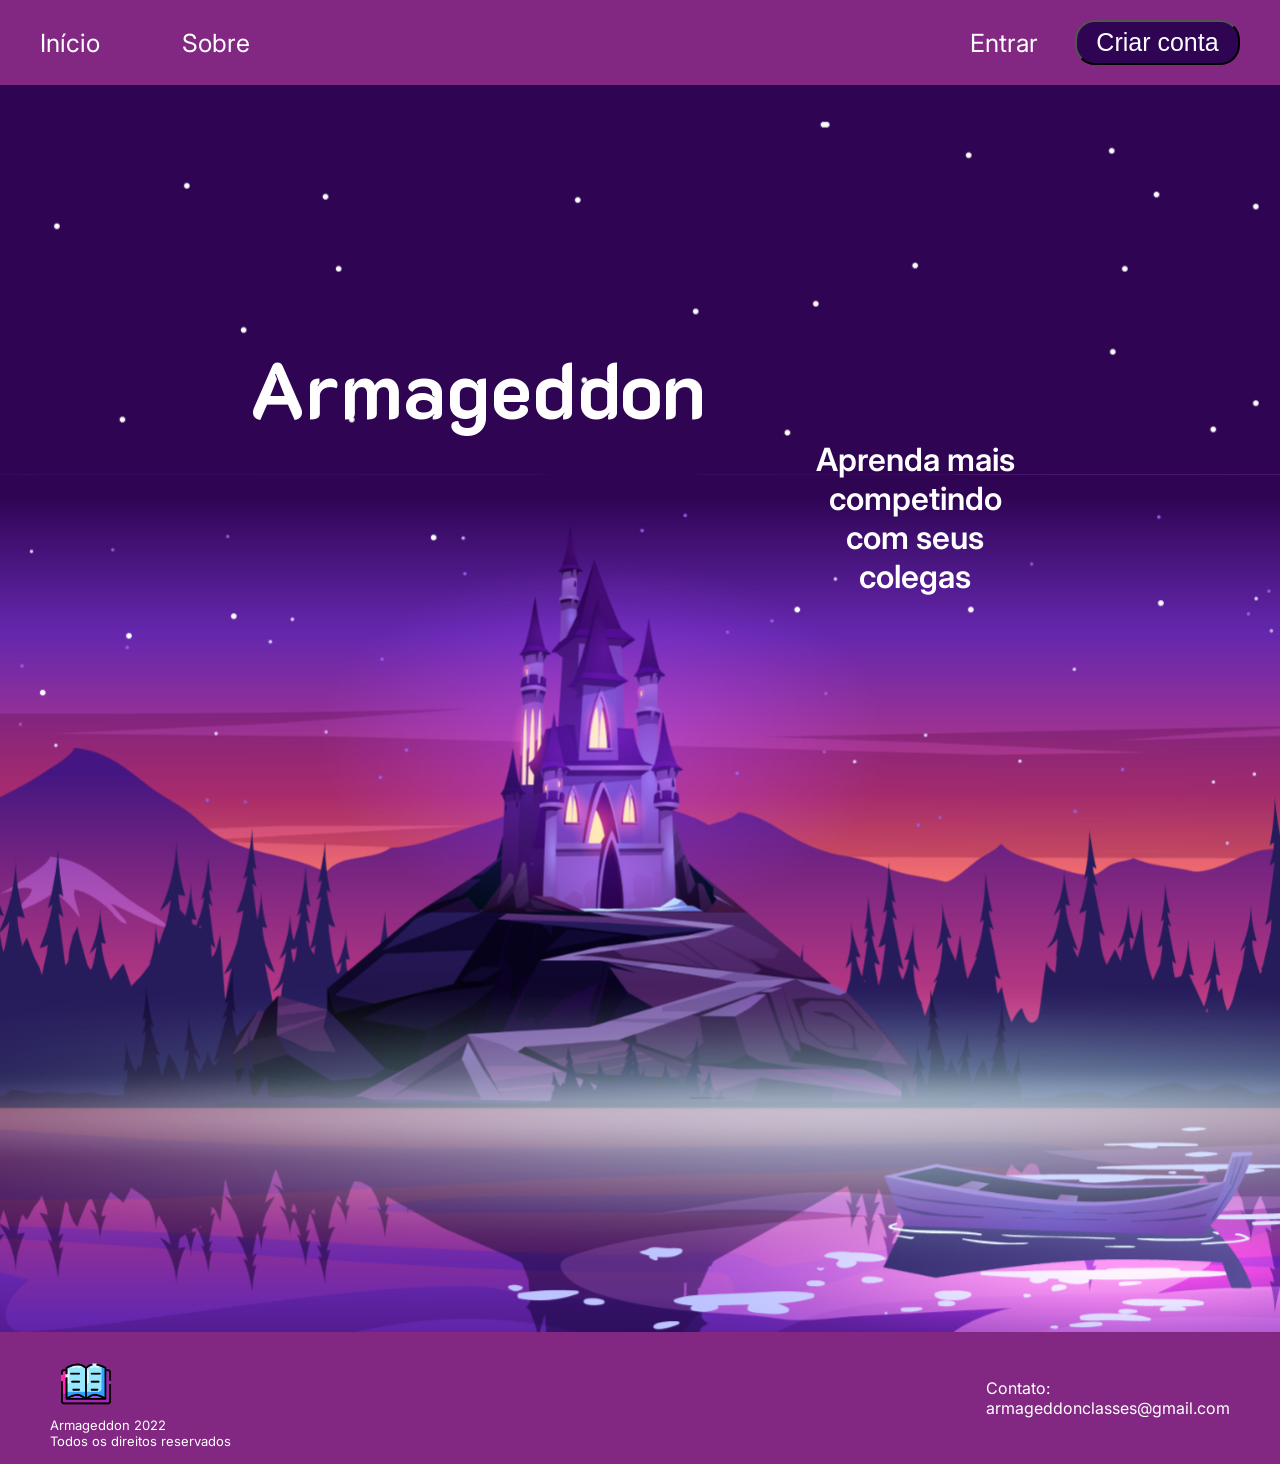
<file: index.html>
<!DOCTYPE html>
<html lang="pt-br">

<head>
  <meta charset="UTF-8">
  <link rel="preconnect" href="https://fonts.googleapis.com">

  <link rel="preconnect" href="https://fonts.gstatic.com" crossorigin>
  <link href="https://fonts.googleapis.com/css2?family=Inter:wght@400;700&family=K2D:wght@700&display=swap"rel="stylesheet">
  <link rel="stylesheet" href="style.css">
  <title>Armageddon</title>
</head>

<body>
  <header>
    <nav>
      <div class="inicio">
        <a href="index.html">Início</a>
      </div>
      <div class="sobre">
        <a href="page2.html">Sobre</a>
      </div>
    </nav>

    <div class="conta">
      <div class="entrar">
        <a href="#">Entrar</a>
      </div>
      <div class="criar">
        <button><a href="#">Criar conta</a></button>
      </div>
    </div>
  </header>

  <main>
    <div class="conteudo">
      <h1>
        Armageddon
      </h1>
      <p>Aprenda mais competindo com seus colegas</p>
    </div>
  </main>

  <footer>
    <div class="direitos">
      <img src="./Assets/Livro.png">
      <p>Armageddon 2022 <br>Todos os direitos reservados</p>
    </div>
    <div class="contato">
      <p>Contato:<br>armageddonclasses@gmail.com</p>
    </div>
  </footer>
</body>

</html>
</file>
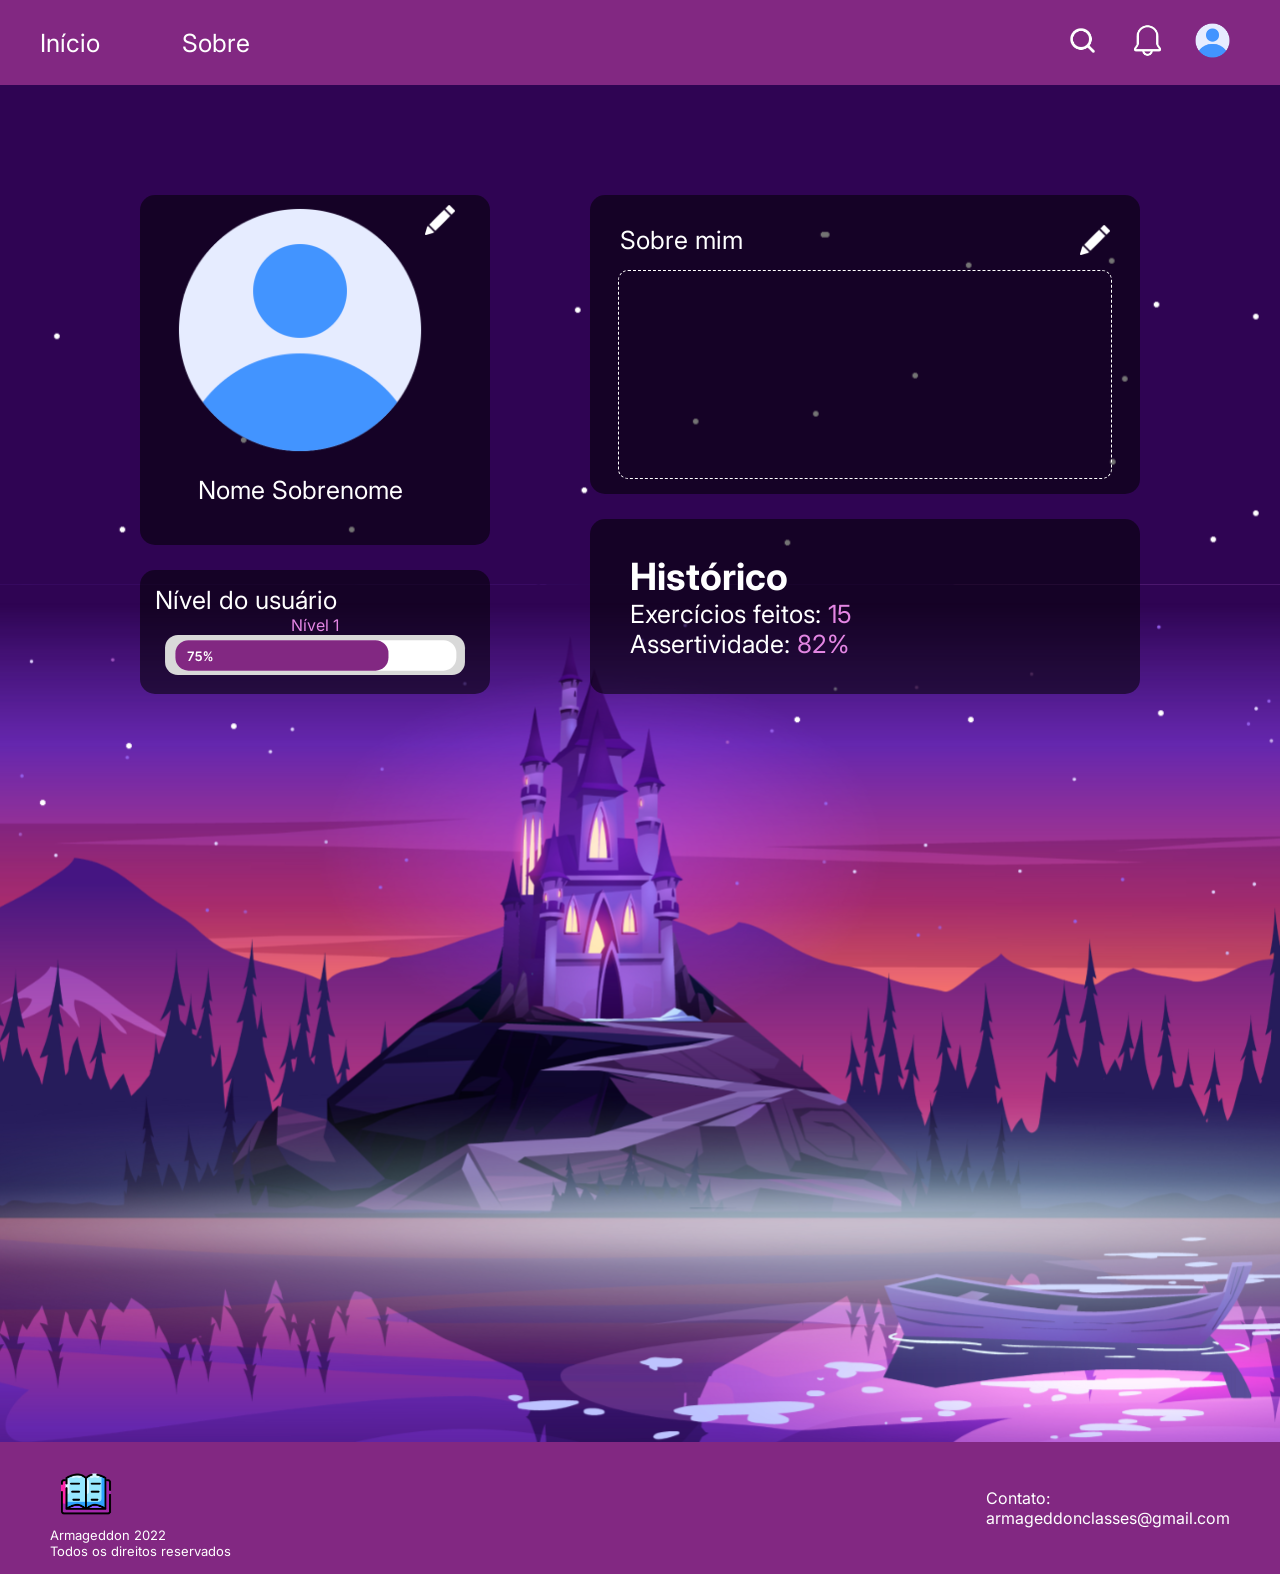
<file: page2.html>
<!DOCTYPE html>
<html lang="en">

<head>
  <meta charset="UTF-8">
  <link rel="preconnect" href="https://fonts.googleapis.com">

  <link rel="preconnect" href="https://fonts.gstatic.com" crossorigin>
  <link href="https://fonts.googleapis.com/css2?family=Inter:wght@400;700&family=K2D:wght@700&display=swap"
    rel="stylesheet">
  <link rel="stylesheet" href="style2.css">
  <title>Armageddon</title>
</head>

<body>
  <header>
    <nav>
      <div class="inicio">
        <a href="index.html">Início</a>
      </div>
      <div class="sobre">
        <a href="page2.html">Sobre</a>
      </div>
    </nav>

    <div class="conta">
      <div class="busca">
        <img src="./Assets/Busca.png">
      </div>
      <div class="sino">
        <img src="./Assets/Sino.png">
      </div>
      <div class="user">
        <img src="./Assets/User.png">
      </div>
    </div>
  </header>

  <main>
    <div class="conteudo">
      <div class="conteudoEsquerda">
        <div class="perfil">
          <div class="imagens">
            <div class="nomeUser">
              <img id="userId" src="./Assets/User.png">
              <p>Nome Sobrenome</p>
            </div>
            <img class="lapis" src="./Assets/Lapis.png">
          </div>
        </div>
        
        <div class="nivel">
          <p class="title">Nível do usuário</p>
          <div class="nivelUser">
            <p>Nível 1</p>
            <img src="./Assets/Barra de Progresso.svg">
          </div>
        </div>
      </div>
      
      <div class="conteudoDireta">
        <div class="sobreConteudo">
          <div class="sobreTop">
            <p>Sobre mim</p>
            <img class="lapis" src="./Assets/Lapis.png">
          </div>
          <div class="borda"></div>
        </div>

        <div class="historico">
          <h2>Histórico</h2>
          <p>Exercícios feitos: <span>15</span> <br> Assertividade: <span>82%</span></p>
        </div>
      </div>
    </div>
  </main>

  <footer>
    <div class="direitos">
      <img src="./Assets/Livro.png">
      <p>Armageddon 2022 <br>Todos os direitos reservados</p>
    </div>
    <div class="contato">
      <p>Contato:<br>armageddonclasses@gmail.com</p>
    </div>
  </footer>
</body>

</html>
</file>
<file: style.css>
* {
  margin: 0;
  padding: 0;
  box-sizing: border-box;
}

body {
  background-color: #2F0453;
  color: white;
  overflow: auto;
  font-family: 'Inter', sans-serif;
}

header {
  height: 85px;
  display: flex;
  justify-content: space-between;
  align-items: center;

  background-color: #822882;
}

header a {
  text-decoration: none;
  color: white;
}

header a:hover {
  color: rgb(230, 214, 214);
}

nav {
  display: flex;
  justify-content: space-between;
  align-items: center;
  margin-left: 40px;
  width: 210px;
  height: 45px;
  font-size: 25px;
}

.conta {
  display: flex;
  justify-content: space-between;
  align-items: center;
  margin-right: 40px;
  width: 270px;

  font-size: 25px;
}

.conta button {
  background-color: #2F0453;
  width: 165px;
  height: 45px;
  text-align: center;
  text-decoration: none;
  font-size: 25px;
  border-radius: 20px;
}

main {
  background-image: url("./Assets/Group\ 2.svg");
  height: 1246.5px;
  background-position: center;
  background-repeat: no-repeat;
  background-size: cover;
}

.conteudo {
  height: 250px;
  padding: 250px;
}

main h1 {
  font-family: 'K2D';
  font-style: normal;
  font-weight: 700;
  font-size: 80px;
  line-height: 105px;
}

main p {
  font-family: 'Inter';
  font-style: normal;
  font-weight: 600;
  font-size: 32px;
  padding-left: 550px;
  line-height: 39px;
  text-align: center;
}

footer {
  background-color: #822882;
  padding: 15px 50px;
  display: flex;
  justify-content: space-between;
  align-items: center;
  height: 100%;
}

.direitos {
  display: flex;
  flex-direction: column;

  width: 300px;
  font-size: 13px;
}

footer img {
  width: 70px;
}
</file>
<file: style2.css>
* {
  margin: 0;
  padding: 0;
  box-sizing: border-box;
}

body {
  background-color: #2F0453;
  color: white;
  overflow: auto;
  font-family: 'Inter', sans-serif;
}

header {
  height: 85px;
  display: flex;
  justify-content: space-between;
  align-items: center;

  background-color: #822882;
}

header a {
  text-decoration: none;
  color: white;
}

header a:hover {
  color: rgb(230, 214, 214);
}

nav {
  display: flex;
  justify-content: space-between;
  align-items: center;
  margin-left: 40px;
  width: 210px;
  height: 45px;
  font-size: 25px;
}

.conta {
  display: flex;
  gap: 30px;
  padding-right: 50px;
}

.conta img {
  height: 35px;
}

main {
  background-image: url("./Assets/Group\ 2.svg");
  height: 1246.5px;
  background-position: center;
  background-repeat: no-repeat;
  background-size: cover;
}

.conteudo {
  margin-top: 110px;
  display: flex;
  justify-content: center;
}

.conteudoEsquerda {
  display: flex;
  flex-direction: column;
  justify-content: space-between;
}

.perfil {
  display: flex;
  flex-direction: column;
  align-items: center;
  background-color: #0000008b;
  width: 350px;
  height: 350px;
  border-radius: 15px;
}

.perfil .imagens {
  display: flex;
  padding-top: 10px;
}

.nomeUser {
  display: flex;
  flex-direction: column;
  align-items: center;
}

.perfil p {
  padding-top: 20px;
  font-size: 25px;
}

#userId {
  width: 250px;
}

.nivel {
  background-color: #0000008b;
  width: 350px;
  border-radius: 15px;
  margin-top: 25px;
  padding: 15px;
}

.nivel .title {
  font-size: 25px;
}

.nivelUser {
  text-align: center;
  color: #E386E3;
}

.nivelUser img {
  width: 300px;
}

.conteudoDireta {
  display: flex;
  flex-direction: column;
  justify-content: space-between;
  padding-left: 100px;
}

.sobreConteudo {
  display: flex;
  flex-direction: column;
  align-items: center;
  background-color: #0000008b;
  width: 550px;
  height: 60%;
  border-radius: 15px;
  padding: 15px;
}

.sobreTop {
  width: 100%;
  display: flex;
  justify-content: space-between;
  font-size: 25px;
  border-radius: 15px;
  padding: 15px;
}

.borda {
  width: 95%;
  height: 80%;
  border: 1px dashed #FFFFFF;
  border-radius: 10px;
}

.historico {
  display: flex;
  flex-direction: column;
  justify-content: center;
  background-color: #0000008b;
  width: 550px;
  height: 35%;
  border-radius: 15px;
  padding: 40px;
  line-height: auto;
  font-size: 25px;
}

.historico span {
  color: #E386E3;
}

.lapis {
  height: 30px;
}

footer {
  background-color: #822882;
  padding: 15px 50px;
  display: flex;
  justify-content: space-between;
  align-items: center;
  height: 100%;
}

.direitos {
  display: flex;
  flex-direction: column;

  width: 300px;
  font-size: 13px;
}

footer img {
  width: 70px;
}
</file>
